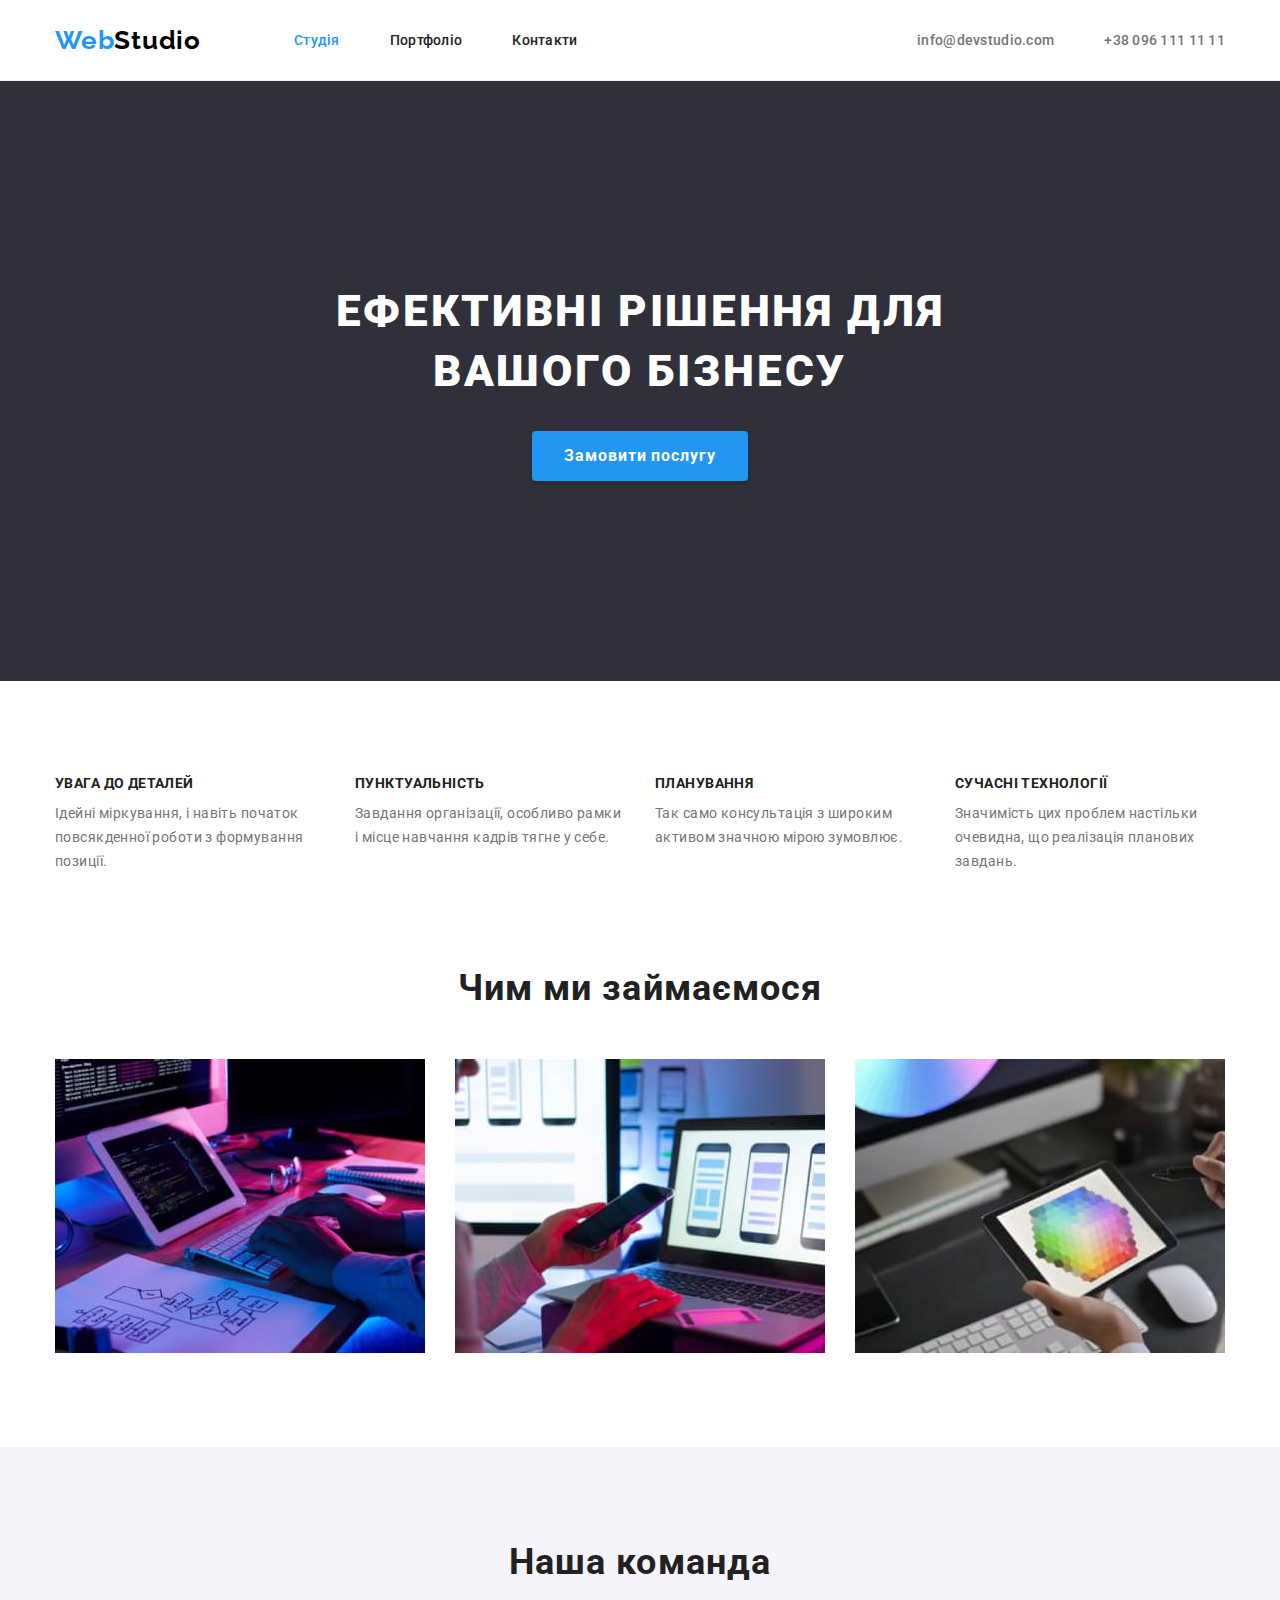
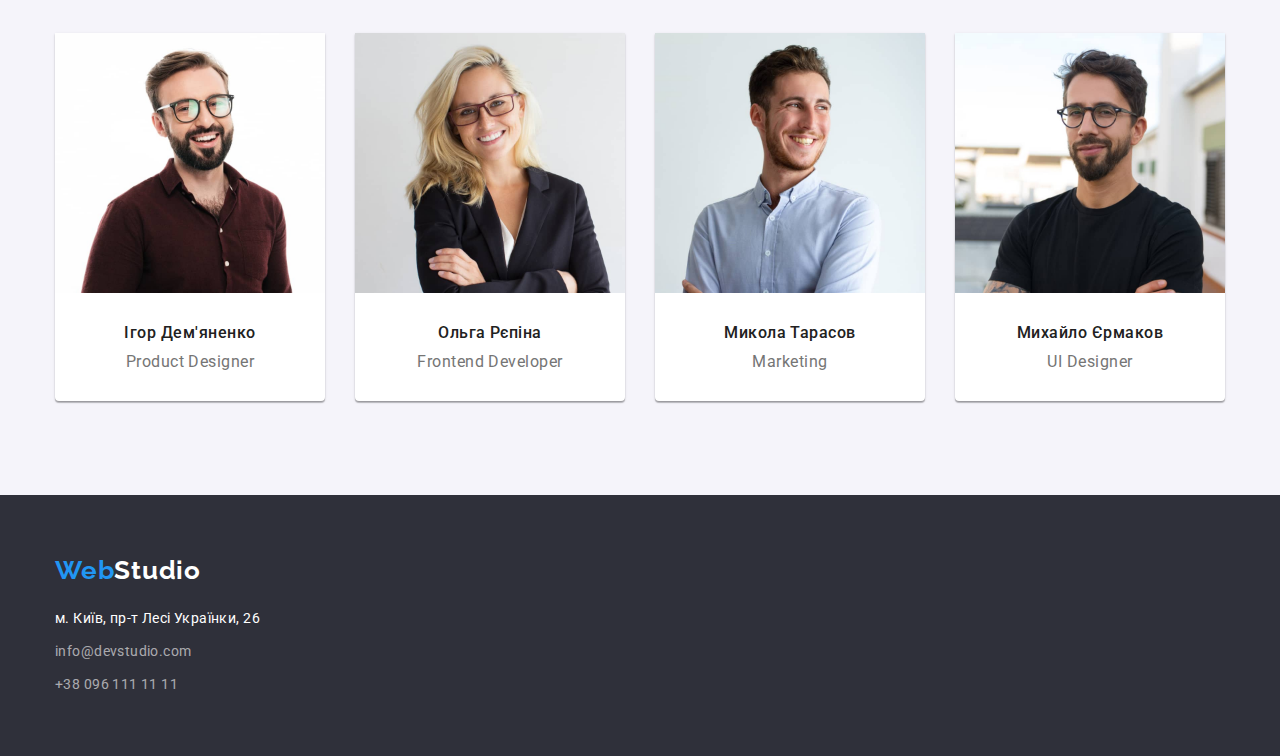
<file: index.html>
<!DOCTYPE html>
<html lang="uk">
  <head>
    <meta charset="UTF-8" />
    <meta http-equiv="X-UA-Compatible" content="IE=edge" />
    <meta name="viewport" content="width=device-width, initial-scale=1.0" />

    <link
      href="https://fonts.googleapis.com/css2?family=Raleway:wght@700&family=Roboto:wght@400;500;700;900&display=swap"
      rel="stylesheet"
    />
    <link
      rel="stylesheet"
      href="https://cdnjs.cloudflare.com/ajax/libs/modern-normalize/1.1.0/modern-normalize.min.css"
    />
    <link rel="stylesheet" href="./css/styles.css" />
    <title>Студія</title>
  </head>
  <body>
    <header class="header">
      <div class="header__body container">
        <nav class="nav">
          <a href="/" lang="en" class="logo"
            ><span lang="en" class="logo__span">Web</span>Studio</a
          >
          <ul class="menu">
            <li class="menu__item">
              <a href="./index.html" class="menu__link menu__link--current"
                >Студія</a
              >
            </li>
            <li class="menu__item">
              <a href="./portfolio.html" class="menu__link">Портфоліо</a>
            </li>
            <li class="menu__item">
              <a href="" class="menu__link">Контакти</a>
            </li>
          </ul>
        </nav>
        <ul class="header__contacts">
          <li>
            <a href="mailto:info@devstudio.com" lang="en" class="header__email"
              >info@devstudio.com</a
            >
          </li>
          <li>
            <a href="tel:+380961111111" class="header__tel"
              >+38 096 111 11 11</a
            >
          </li>
        </ul>
      </div>
    </header>
    <main class="main">
      <section class="hero">
        <h1 class="hero_title">Ефективні рішення для вашого бізнесу</h1>
        <button type="button" class="hero_button">Замовити послугу</button>
      </section>
      <section class="features section">
        <div class="container">
          <!--Позже спрятать этот h2-->
          <h2 class="features__title visually-hidden">Особливості</h2>
          <!--Позже спрятать этот h2-->
          <ul class="features__list">
            <li class="features-item">
              <h3 class="features-item__title">Увага до деталей</h3>
              <p class="features-item__description">
                Ідейні міркування, і навіть початок повсякденної роботи з
                формування позиції.
              </p>
            </li>
            <li class="features-item">
              <h3 class="features-item__title">Пунктуальність</h3>
              <p class="features-item__description">
                Завдання організації, особливо рамки і місце навчання кадрів
                тягне у себе.
              </p>
            </li>
            <li class="features-item">
              <h3 class="features-item__title">Планування</h3>
              <p class="features-item__description">
                Так само консультація з широким активом значною мірою зумовлює.
              </p>
            </li>
            <li class="features-item">
              <h3 class="features-item__title">Сучасні технології</h3>
              <p class="features-item__description">
                Значимість цих проблем настільки очевидна, що реалізація
                планових завдань.
              </p>
            </li>
          </ul>
        </div>
      </section>
      <section class="services">
        <div class="services__body container">
          <h2 class="services__title">Чим ми займаємося</h2>
          <ul class="services__list">
            <li class="services__item">
              <img
                src="images/services-pic1.jpg"
                alt="Людина пише код "
                width="370"
              />
            </li>
            <li class="services__item">
              <img
                src="images/services-pic2.jpg"
                alt="Людина розробляє дизайн мобільного застосунку"
                width="370"
              />
            </li>
            <li class="services__item">
              <img
                src="images/services-pic3.jpg"
                alt="Людина користується панеллю вибору кольору на планшеті"
                width="370"
              />
            </li>
          </ul>
        </div>
      </section>
      <section class="our-team section">
        <div class="our-team__body container">
          <h2 class="our-team__title">Наша команда</h2>
          <ul class="our-team__list">
            <li class="our-team__list-item member-card">
              <img
                src="images/member1.jpg"
                alt="Фото співробітника"
                class="member-card__pic"
                width="270"
              />
              <div class="member-card__body">
                <h3 class="member-card__title">Ігор Дем'яненко</h3>
                <p class="member-card__position" lang="en">Product Designer</p>
              </div>
            </li>
            <li class="our-team__list-item member-card">
              <img
                src="images/member2.jpg"
                alt="Фото співробітника"
                class="member-card__pic"
                width="270"
              />
              <div class="member-card__body">
                <h3 class="member-card__title">Ольга Рєпіна</h3>
                <p class="member-card__position" lang="en">
                  Frontend Developer
                </p>
              </div>
            </li>
            <li class="our-team__list-item member-card">
              <img
                src="images/member3.jpg"
                alt="Фото співробітника"
                class="member-card__pic"
                width="270"
              />
              <div class="member-card__body">
                <h3 class="member-card__title">Микола Тарасов</h3>
                <p class="member-card__position" lang="en">Marketing</p>
              </div>
            </li>
            <li class="our-team__list-item member-card">
              <img
                src="images/member4.jpg"
                alt="Фото співробітника"
                class="member-card__pic"
                width="270"
              />
              <div class="member-card__body">
                <h3 class="member-card__title">Михайло Єрмаков</h3>
                <p class="member-card__position" lang="en">UI Designer</p>
              </div>
            </li>
          </ul>
        </div>
      </section>
    </main>
    <footer class="footer">
      <div class="footer__body container">
        <a href="/" lang="en" class="logo--inverse"
          ><span lang="en" class="logo__span">Web</span>Studio</a
        >
        <address class="footer__contacts">
          <ul class="footer__list">
            <li>
              <a
                href="https://goo.gl/maps/dGpF3eWtWPECntZPA"
                target="_blank"
                rel="noopener noreferrer nofollow"
                class="footer__location"
                >м. Київ, пр-т Лесі Українки, 26</a
              >
            </li>
            <li>
              <a
                href="mailto:info@devstudio.com"
                lang="en"
                class="footer__email"
                >info@devstudio.com</a
              >
            </li>
            <li>
              <a href="tel:+380961111111" class="footer__tel"
                >+38 096 111 11 11</a
              >
            </li>
          </ul>
        </address>
      </div>
    </footer>
    <script src="questions.js"></script>
  </body>
</html>
</file>
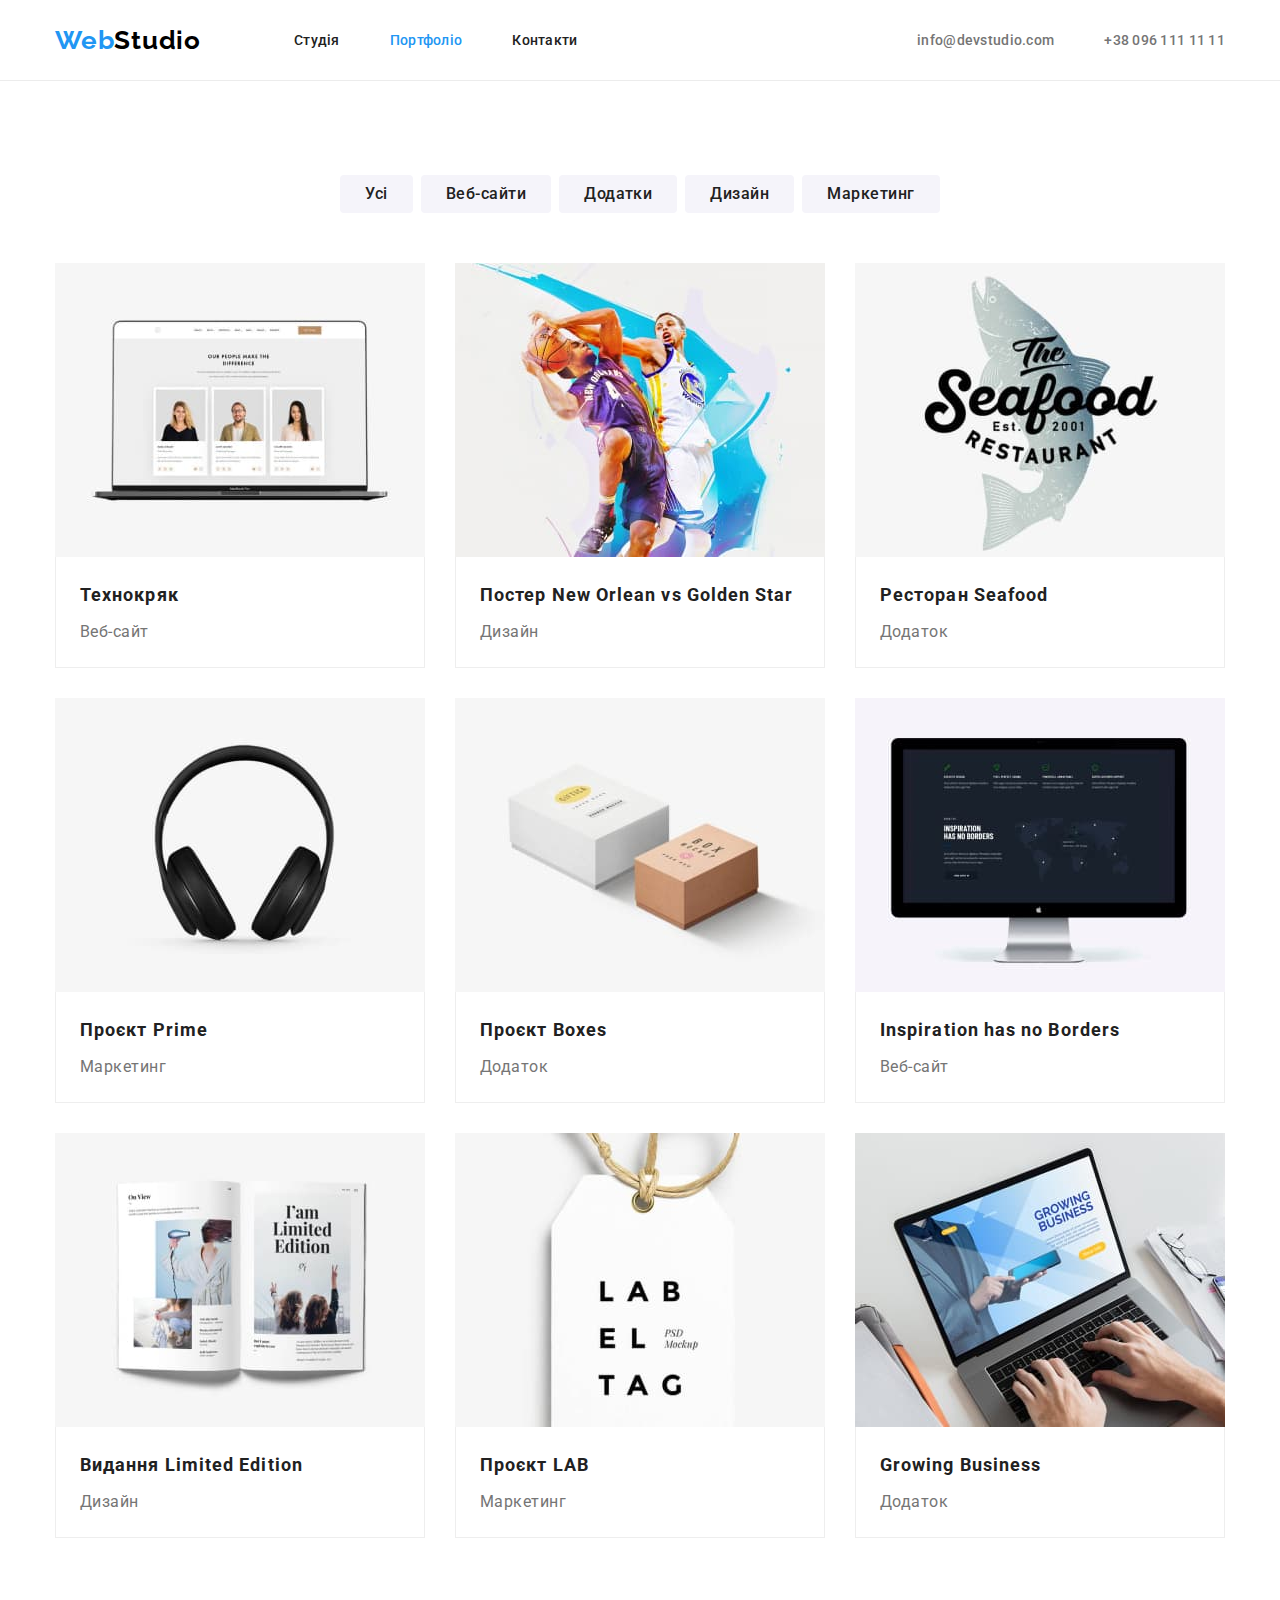
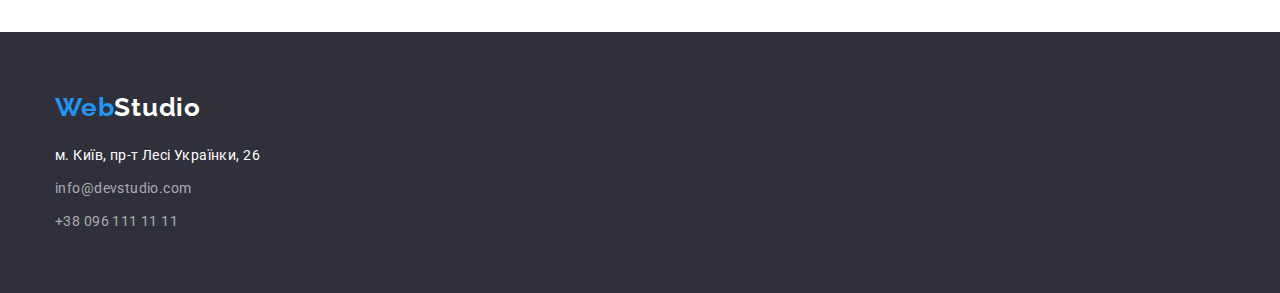
<file: portfolio.html>
<!DOCTYPE html>
<html lang="uk">
  <head>
    <meta charset="UTF-8" />
    <meta http-equiv="X-UA-Compatible" content="IE=edge" />
    <meta name="viewport" content="width=device-width, initial-scale=1.0" />
    <link
      href="https://fonts.googleapis.com/css2?family=Raleway:wght@700&family=Roboto:wght@400;500;700;900&display=swap"
      rel="stylesheet"
    />
    <link
      rel="stylesheet"
      href="https://cdnjs.cloudflare.com/ajax/libs/modern-normalize/1.1.0/modern-normalize.min.css"
    />
    <!-- А почему именно normalize а не reset? Тут же все равно остаются ненужные паддинги/маржины, например, в списках. Их пришлось отдельно убирать. Не проще тогда обнулить сразу все паддинги/маржины через reset? -->
    <link rel="stylesheet" href="./css/styles.css" />
    <title>Портфоліо</title>
  </head>
  <body>
    <header class="header">
      <div class="header__body container">
        <nav class="nav">
          <a href="/" lang="en" class="logo"
            ><span lang="en" class="logo__span">Web</span>Studio</a
          >
          <ul class="menu">
            <li class="menu__item">
              <a href="./index.html" class="menu__link">Студія</a>
            </li>
            <li class="menu__item">
              <a href="./portfolio.html" class="menu__link menu__link--current"
                >Портфоліо</a
              >
            </li>
            <li class="menu__item">
              <a href="" class="menu__link">Контакти</a>
            </li>
          </ul>
        </nav>
        <ul class="header__contacts">
          <li>
            <a href="mailto:info@devstudio.com" lang="en" class="header__email"
              >info@devstudio.com</a
            >
          </li>
          <li>
            <a href="tel:+380961111111" class="header__tel"
              >+38 096 111 11 11</a
            >
          </li>
        </ul>
      </div>
    </header>
    <main class="main">
      <section class="portfolio section">
        <div class="container">
          <!-- спрятать-->
          <h1 class="portfolio__title visually-hidden">Портфоліо</h1>
          <!-- спрятать-->

          <ul class="filters">
            <li class="filters__item">
              <button class="filters__button">Усі</button>
            </li>
            <li class="filters__item">
              <button class="filters__button">Веб-сайти</button>
            </li>
            <li class="filters__item">
              <button class="filters__button">Додатки</button>
            </li>
            <li class="filters__item">
              <button class="filters__button">Дизайн</button>
            </li>
            <li class="filters__item">
              <button class="filters__button">Маркетинг</button>
            </li>
          </ul>
          <ul class="projects">
            <li class="projects__item">
              <a href="" class="card">
                <img
                  src="images/project1.jpg"
                  alt="Ноутбук з відкритим браузером"
                  class="card__img"
                  width="370"
                  height="294"
                />
                <div class="card__body">
                  <h2 class="card__title">Технокряк</h2>
                  <p class="card__subtitle">Веб-сайт</p>
                </div>
              </a>
            </li>
            <li class="projects__item">
              <a href="" class="card">
                <img
                  src="images/project2.jpg"
                  alt="Постер із зображенням двох баскетболістів"
                  class="card__img"
                  width="370"
                  height="294"
                />
                <div class="card__body">
                  <h2 class="card__title">
                    Постер <span lang="en">New Orlean vs Golden Star</span>
                  </h2>
                  <p class="card__subtitle">Дизайн</p>
                </div>
              </a>
            </li>
            <li class="projects__item">
              <a href="" class="card">
                <img
                  src="images/project3.jpg"
                  alt="Логотип ресторану"
                  class="card__img"
                  width="370"
                  height="294"
                />
                <div class="card__body">
                  <h2 class="card__title">
                    Ресторан <span lang="en">Seafood</span>
                  </h2>
                  <p class="card__subtitle">Додаток</p>
                </div>
              </a>
            </li>
            <li class="projects__item">
              <a href="" class="card">
                <img
                  src="images/project4.jpg"
                  alt="Навушники"
                  class="card__img"
                  width="370"
                  height="294"
                />
                <div class="card__body">
                  <h2 class="card__title">
                    Проєкт <span lang="en">Prime</span>
                  </h2>
                  <p class="card__subtitle">Маркетинг</p>
                </div>
              </a>
            </li>
            <li class="projects__item">
              <a href="" class="card">
                <img
                  src="images/project5.jpg"
                  alt="Дві коробки"
                  class="card__img"
                  width="370"
                  height="294"
                />
                <div class="card__body">
                  <h2 class="card__title">
                    Проєкт <span lang="en">Boxes</span>
                  </h2>
                  <p class="card__subtitle">Додаток</p>
                </div>
              </a>
            </li>
            <li class="projects__item">
              <a href="" class="card">
                <img
                  src="images/project6.jpg"
                  alt="Веб-сайт на екрані монітора"
                  class="card__img"
                  width="370"
                  height="294"
                />
                <div class="card__body">
                  <h2 class="card__title">
                    <span lang="en">Inspiration has no Borders</span>
                  </h2>
                  <p class="card__subtitle">Веб-сайт</p>
                </div>
              </a>
            </li>
            <li class="projects__item">
              <a href="" class="card">
                <img
                  src="images/project7.jpg"
                  alt="Книжка"
                  class="card__img"
                  width="370"
                  height="294"
                />
                <div class="card__body">
                  <h2 class="card__title">
                    Видання <span lang="en">Limited Edition</span>
                  </h2>
                  <p class="card__subtitle">Дизайн</p>
                </div>
              </a>
            </li>
            <li class="projects__item">
              <a href="" class="card">
                <img
                  src="images/project8.jpg"
                  alt="Етикетка"
                  class="card__img"
                  width="370"
                  height="294"
                />
                <div class="card__body">
                  <h2 class="card__title">Проєкт <span lang="en">LAB</span></h2>
                  <p class="card__subtitle">Маркетинг</p>
                </div>
              </a>
            </li>
            <li class="projects__item">
              <a href="" class="card">
                <img
                  src="images/project9.jpg"
                  alt="Ноутбук з відкритим додатком"
                  class="card__img"
                  width="370"
                  height="294"
                />
                <div class="card__body">
                  <h2 class="card__title">
                    <span lang="en">Growing Business</span>
                  </h2>
                  <p class="card__subtitle">Додаток</p>
                </div>
              </a>
            </li>
          </ul>
        </div>
      </section>
    </main>
    <footer class="footer">
      <div class="footer__body container">
        <a href="/" lang="en" class="logo--inverse"
          ><span lang="en" class="logo__span">Web</span>Studio</a
        >
        <address class="footer__contacts">
          <ul class="footer__list">
            <li>
              <a
                href="https://goo.gl/maps/dGpF3eWtWPECntZPA"
                target="_blank"
                rel="noopener noreferrer nofollow"
                class="footer__location"
                >м. Київ, пр-т Лесі Українки, 26</a
              >
            </li>
            <li>
              <a
                href="mailto:info@devstudio.com"
                lang="en"
                class="footer__email"
                >info@devstudio.com</a
              >
            </li>
            <li>
              <a href="tel:+380961111111" class="footer__tel"
                >+38 096 111 11 11</a
              >
            </li>
          </ul>
        </address>
      </div>
    </footer>
  </body>
</html>
</file>
<file: css/styles.css>
:root {
  --dark: #212121;
  --blue: #2196f3;
  --dark-blue: #188ce8;
  --contacts-footer: rgba(255, 255, 255, 0.6);
  --default-gray: #757575;
  --bg: #2f303a;
  --bg-light: #f5f4fa;
  --white: white;
  --border-header: #ececec;
  --border: #eeeeee;
}
body {
  font-family: Roboto, sans-serif;
  font-size: 14px;
  color: var(--default-gray);
}
.container {
  max-width: 1200px;
  margin: auto;
  padding-left: 15px;
  padding-right: 15px;
}
a {
  text-decoration: none;
}
.visually-hidden {
  position: absolute;
  white-space: nowrap;
  width: 1px;
  height: 1px;
  overflow: hidden;
  border: 0;
  padding: 0;
  clip: rect(0 0 0 0);
  clip-path: inset(50%);
  margin: -1px;
}

.section {
  padding-top: 94px;
  padding-bottom: 94px;
}
ul {
  padding: 0;
}
* {
  margin: 0;
}
img {
  display: block;
}
/*------------------------- header ----------------------------*/
.header {
  border-bottom: 1px solid var(--border-header);
}
.header__body {
  display: flex;
  align-items: center;
}
.nav {
  display: flex;
  align-items: center;
}
.logo {
  padding: 24px 0;

  font-family: Raleway, sans-serif;
  font-weight: 700;
  font-size: 26px;
  line-height: calc(31 / 26);
  letter-spacing: 0.03em;
  color: black;
}
.logo__span {
  color: var(--blue);
}
.menu {
  list-style: none;
  display: flex;
  margin-left: 93px;
}
.menu > .menu__item:not(:first-child) {
  margin-left: 50px;
}

.menu__link {
  padding: 32px 0;
  font-weight: 500;
  line-height: calc(16 / 14);
  letter-spacing: 0.02em;
  color: var(--dark);
}
.menu__link--current {
  color: var(--blue);
}
.menu__link:hover,
.menu__link:focus {
  color: var(--blue);
}
.menu a {
  display: block;
}

.header__contacts {
  display: flex;
  margin-left: auto;
  font-weight: 500;
  line-height: calc(16 / 14);
  letter-spacing: 0.02em;
  list-style: none;
}
.header__contacts > li:not(:first-child) {
  margin-left: 50px;
}
.header__email,
.header__tel {
  padding: 32px 0;
  color: inherit;
}
.header__contacts a:hover,
.header__contacts a:focus {
  color: var(--blue);
}

/*------------------------- main ----------------------------*/
/*------------------------- hero ----------------------------*/
.hero {
  background-color: var(--bg);
  padding-top: 200px;
  padding-bottom: 200px;
}
.hero_title {
  margin: 0 auto 30px auto;
  width: 696px;

  font-weight: 900;
  font-size: 44px;
  line-height: calc(60 / 44);
  text-align: center;
  letter-spacing: 0.06em;
  text-transform: uppercase;
  color: var(--white);
}
.hero_button {
  display: block;
  margin: auto;
  padding: 10px 32px;

  font-weight: 700;
  font-size: 16px;
  line-height: calc(30 / 16);
  letter-spacing: 0.06em;
  color: var(--white);
  cursor: pointer;
  background-color: var(--blue);
  box-shadow: 0px 4px 4px rgba(0, 0, 0, 0.15);
  border-radius: 4px;
  border: none;
}
.hero_button:hover,
.hero_button:focus {
  background-color: var(--dark-blue);
}

/*------------------------- features ----------------------------*/

.features__title {
  overflow: hidden;
  width: 0;
  height: 0;
}
.features__list {
  list-style: none;
  display: flex;
  flex-wrap: wrap;
}
.features__list > :not(:first-child) {
  margin-left: 30px;
}

.features-item {
  display: block;
  width: calc((100% - 90px) / 4);
}
.features-item__title {
  margin-bottom: 10px;
  font-weight: 700;
  font-size: 14px;
  line-height: calc(16 / 14);
  letter-spacing: 0.03em;
  text-transform: uppercase;
  color: var(--dark);
}
.features-item__description {
  line-height: calc(24 / 14);
  letter-spacing: 0.03em;
}

/*------------------------- services ----------------------------*/
.services {
  padding-bottom: 94px;
}
.services__title {
  margin-bottom: 50px;

  font-size: 36px;
  line-height: calc(42 / 36);
  text-align: center;
  letter-spacing: 0.03em;
  color: var(--dark);
}
.services__list {
  list-style: none;
  display: flex;
}
.services__list .services__item:not(:first-child) {
  margin-left: 30px;
}

/*------------------------- our-team ----------------------------*/

.our-team {
  background-color: var(--bg-light);
}

.our-team__title {
  margin-bottom: 50px;
  font-weight: 700;
  font-size: 36px;
  line-height: calc(42 / 36);
  text-align: center;
  letter-spacing: 0.03em;
  color: var(--dark);
}
.our-team__list {
  list-style: none;
  display: flex;
}
.our-team__list-item {
  background-color: var(--white);
  text-align: center;
  box-shadow: 0px 1px 3px rgba(0, 0, 0, 0.12), 0px 1px 1px rgba(0, 0, 0, 0.14),
    0px 2px 1px rgba(0, 0, 0, 0.2);
  border-radius: 0px 0px 4px 4px;
}
.our-team__list-item:not(:first-of-type) {
  margin-left: 30px;
}

.member-card__body {
  padding: 30px;
}
.member-card__title {
  margin-bottom: 10px;
  font-weight: 500;
  font-size: 16px;
  line-height: calc(19 / 16);
  letter-spacing: 0.03em;
  color: var(--dark);
}
.member-card__position {
  font-size: 16px;
  line-height: calc(19 / 16);
  letter-spacing: 0.03em;
}

/*------------------------- footer ----------------------------*/

.footer {
  background-color: var(--bg);
  padding-top: 60px;
  padding-bottom: 60px;
}
.footer__body {
}
.logo--inverse {
  display: block;
  margin-bottom: 20px;

  font-family: Raleway;
  font-weight: 700;
  font-size: 26px;
  line-height: calc(31 / 26);
  letter-spacing: 0.03em;
  color: var(--white);
}
.logo__span {
}
.footer__list {
  list-style: none;
}
.footer__contacts {
  font-style: normal;
  line-height: calc(24 / 14);
  letter-spacing: 0.03em;
  color: var(--white);
}

.footer__list > li:not(:last-child) {
  margin-bottom: 9px;
}
.footer__location {
  font-size: 14px;
  line-height: calc(24 / 14);
  letter-spacing: 0.03em;
  color: var(--white);
}
.footer__location:hover,
.footer__location:focus {
  color: var(--blue);
}

.footer__email,
.footer__tel {
  line-height: calc(24 / 14);
  letter-spacing: 0.03em;
  color: var(--contacts-footer);
}

.footer__email:hover,
.footer__email:focus,
.footer__tel:hover,
.footer__tel:focus {
  color: var(--blue);
}
/*------------------------- portfolio ----------------------------*/

.filters {
  display: flex;
  justify-content: center;

  margin-left: auto;
  margin-right: auto;
  list-style: none;
  margin-bottom: 50px;
}
.filters > li:not(:first-child) {
  margin-left: 8px;
}

.filters__button {
  padding: 6px 25px;

  background-color: var(--bg-light);
  font-family: inherit;
  font-weight: 500;
  font-size: 16px;
  line-height: calc(26 / 16);
  text-align: center;
  letter-spacing: 0.03em;
  color: var(--dark);
  border: none;
  border-radius: 4px;
  cursor: pointer;
}

.filters__button:hover,
.filters__button:focus {
  background-color: var(--blue);
  color: var(--white);
}

.projects {
  list-style: none;
  display: flex;
  flex-wrap: wrap;
  margin-bottom: -30px;
  margin-right: -30px;
}
.projects img {
  width: 100%;
}
.projects a {
  display: block;
}
.card__body {
  border-left: 1px solid var(--border);
  border-right: 1px solid var(--border);
  border-bottom: 1px solid var(--border);
}

.projects__item {
  width: calc(100% / 3 - 30px);
  margin-bottom: 30px;
  margin-right: 30px;
}

.card__body {
  padding: 20px 24px;
}
.projects__item .card__title {
  margin-bottom: 4px;
  font-weight: 700;
  font-size: 18px;
  line-height: calc(36 / 18);
  letter-spacing: 0.06em;
  color: var(--dark);
}

.projects__item .card__subtitle {
  font-size: 16px;
  line-height: calc(30 / 16);
  letter-spacing: 0.03em;
  color: var(--default-gray);
}
</file>
